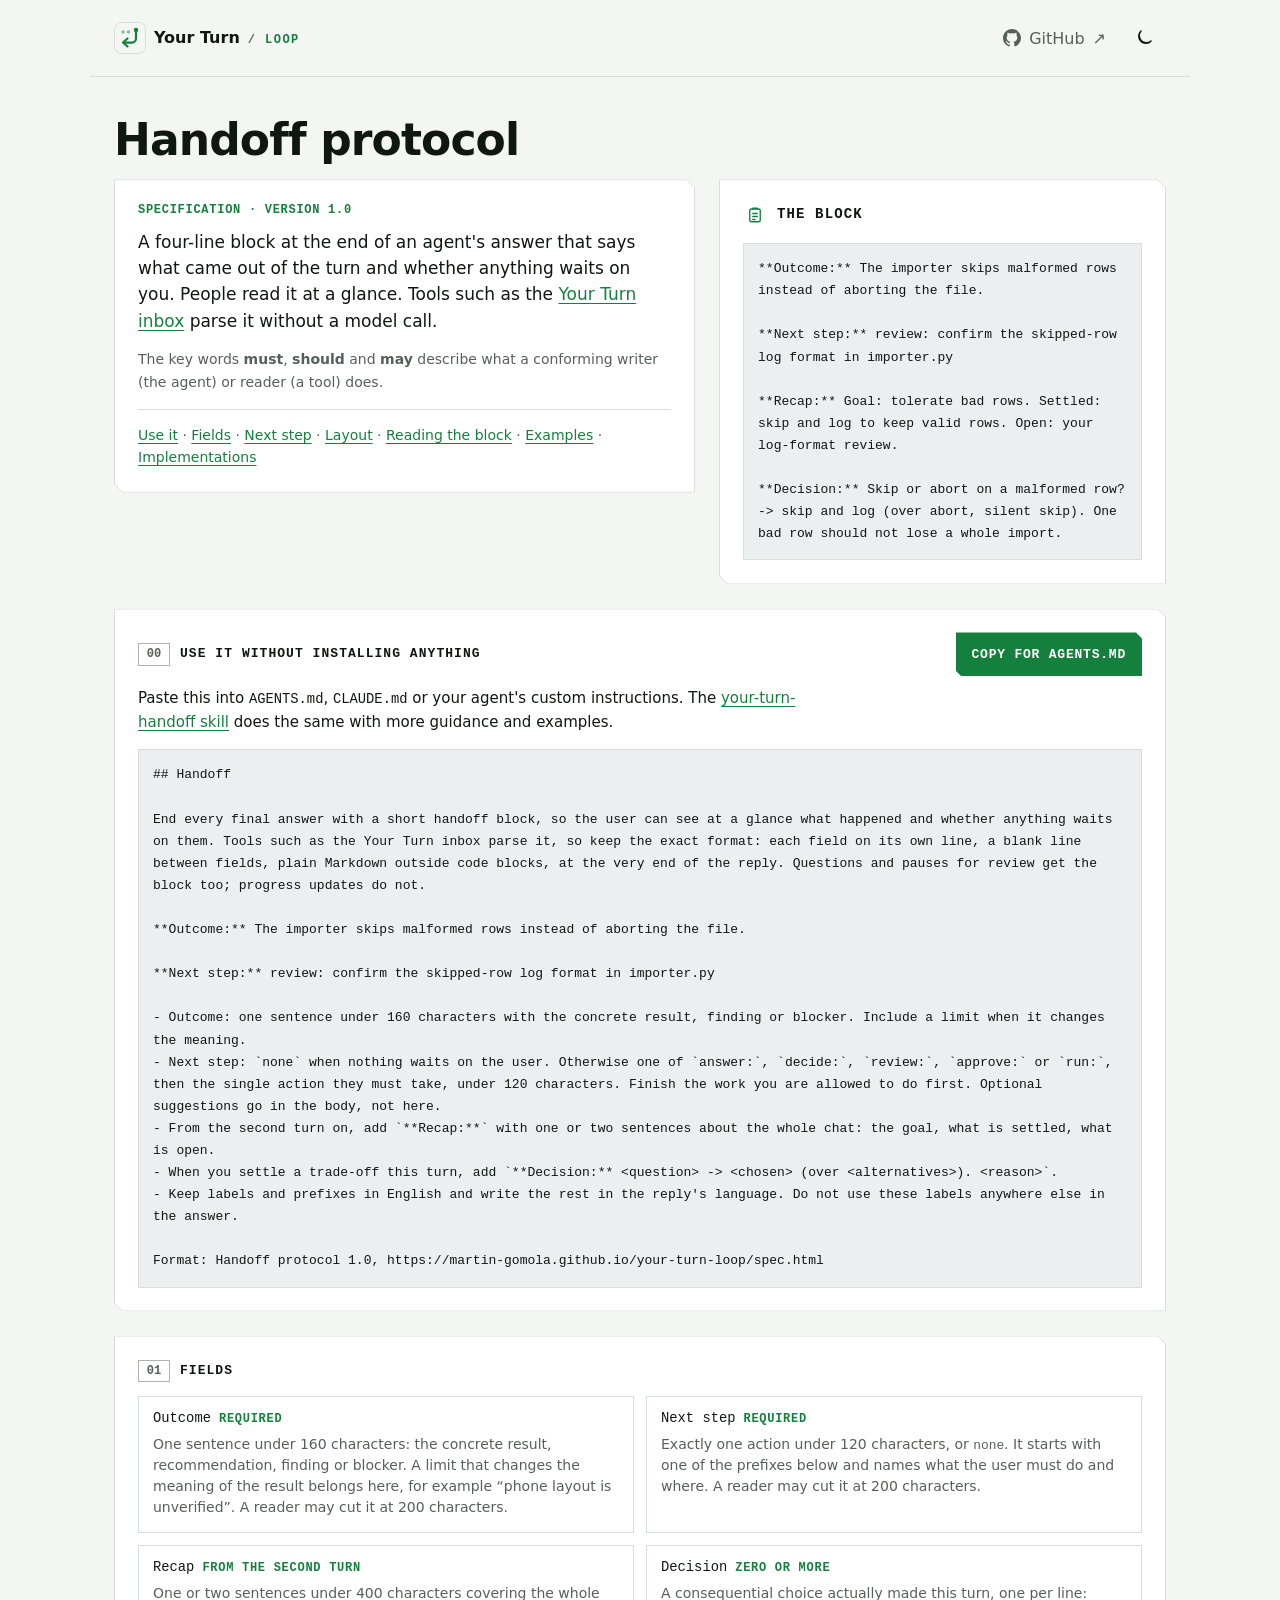
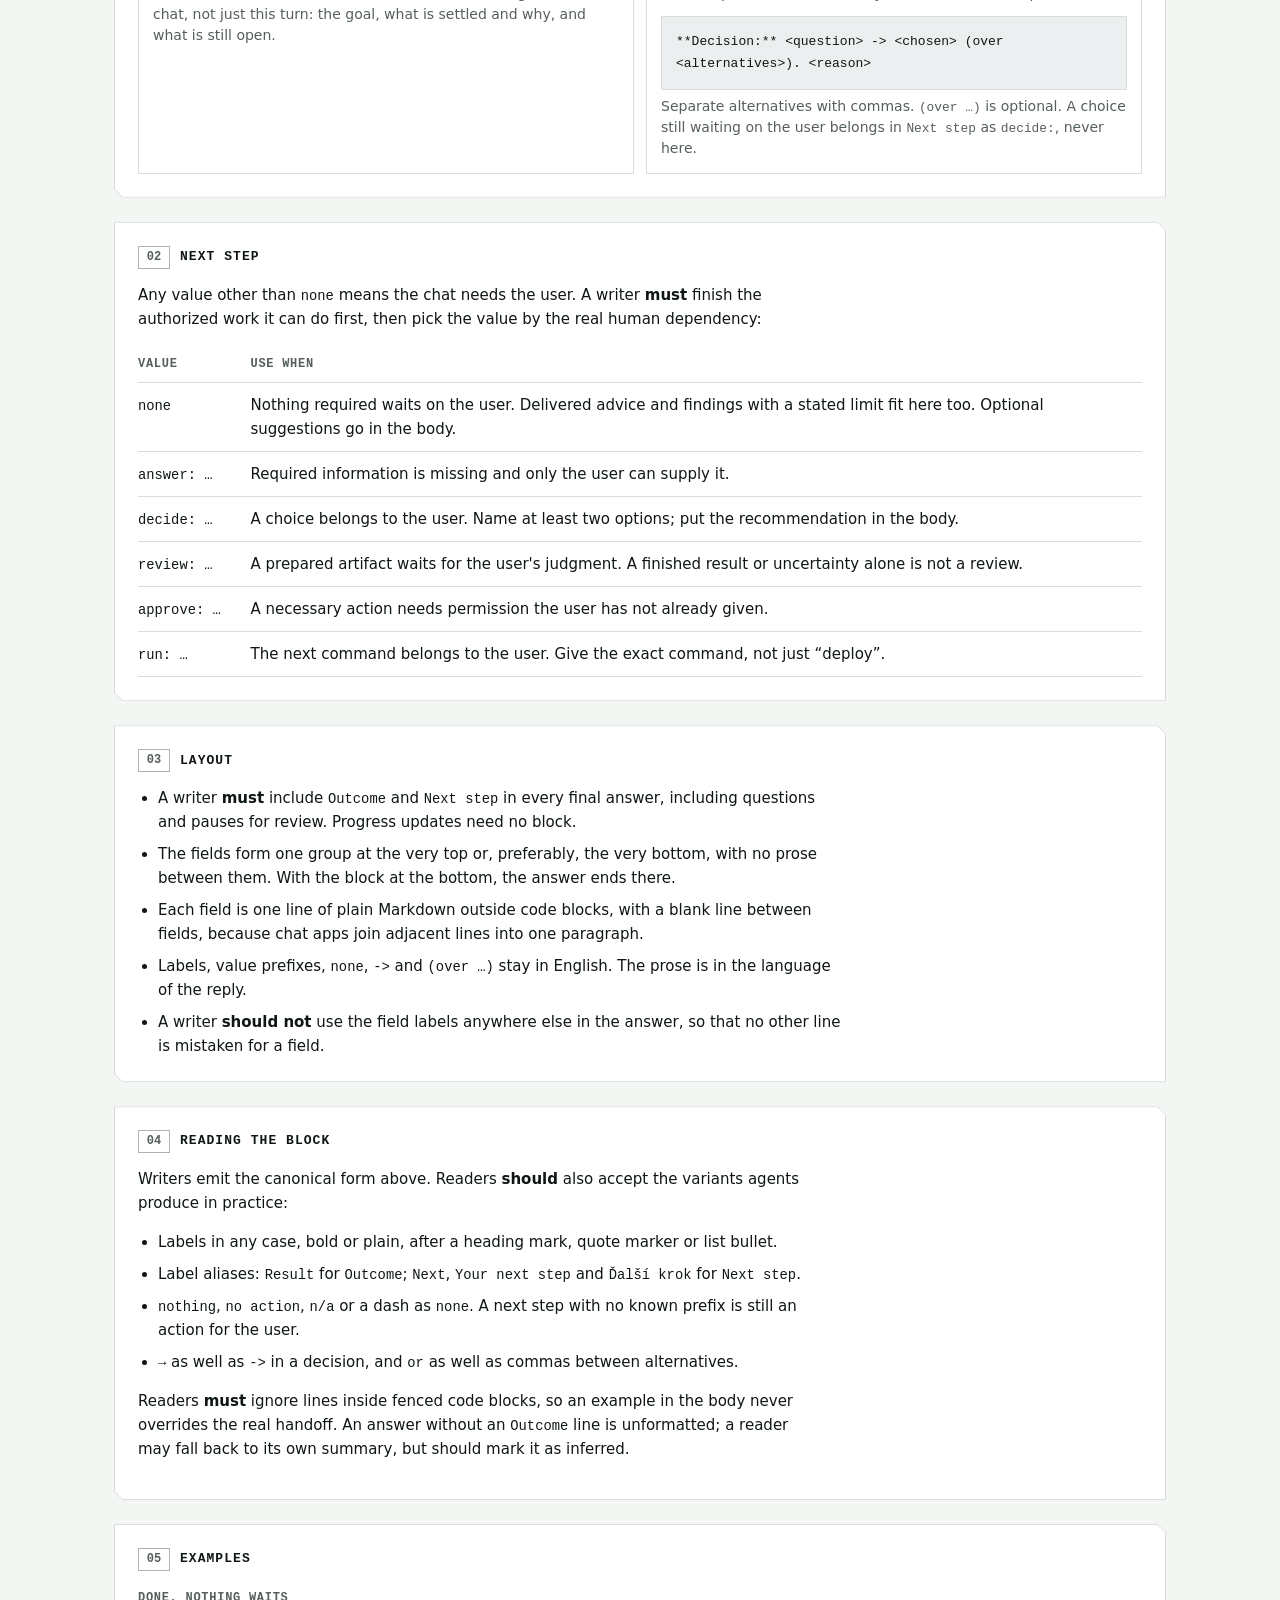
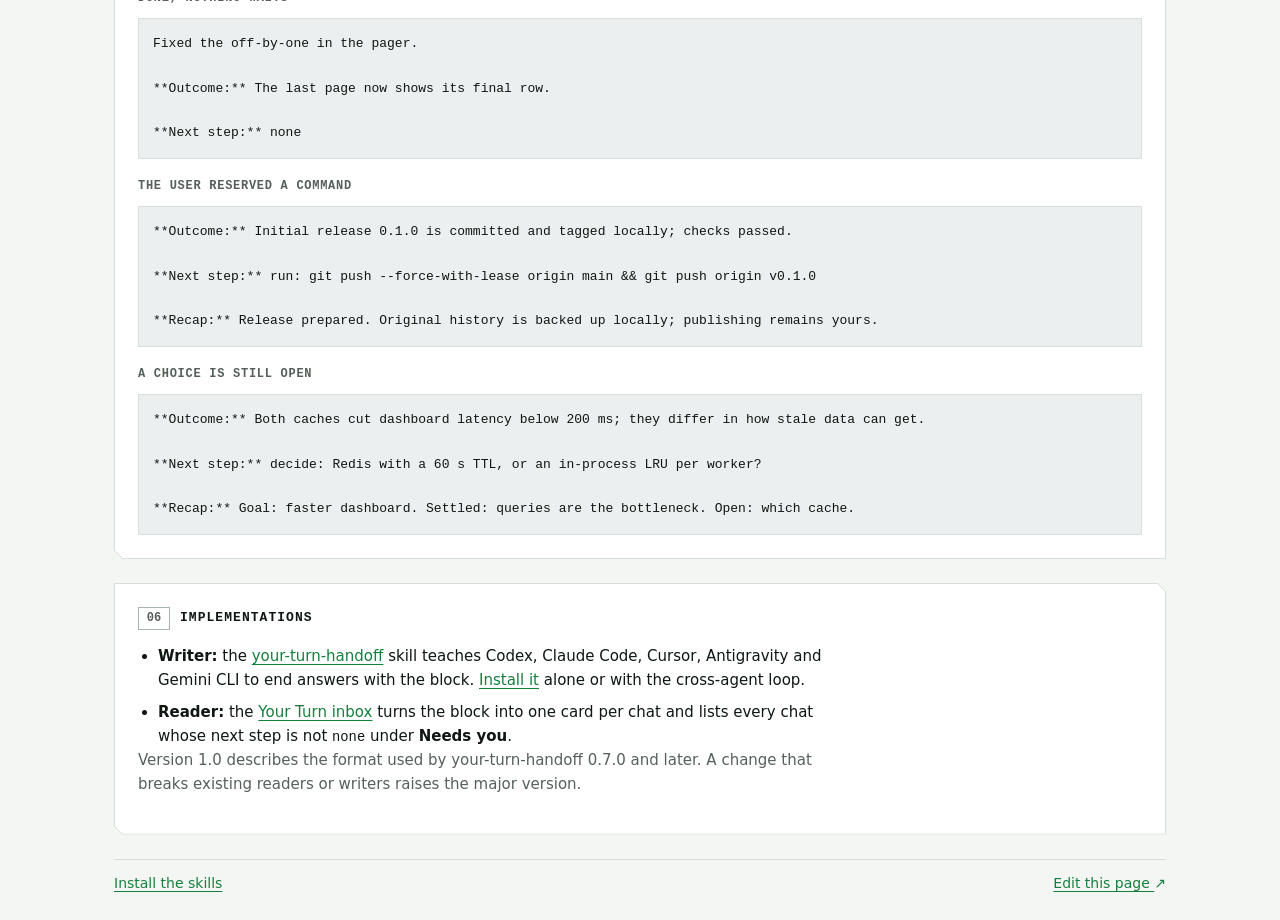
<file: site/spec.html>
<!doctype html>
<html lang="en">
<meta charset="utf-8">
<meta name="viewport" content="width=device-width,initial-scale=1">
<meta name="color-scheme" content="light dark">
<meta name="description" content="The handoff protocol: an Outcome, Next step, Recap and Decision block that ends an AI coding agent's answer, for people and for tools.">
<title>Handoff protocol · Your Turn Loop</title>
<script>try{document.documentElement.dataset.theme=localStorage.getItem('theme')||(matchMedia('(prefers-color-scheme: dark)').matches?'dark':'light')}catch{document.documentElement.dataset.theme='light'}</script>
<link rel="icon" href="icon.svg" type="image/svg+xml">
<link rel="stylesheet" href="style.css?v=telemetry-4">
<script type="module" src="theme.mjs?v=1"></script>
<script type="module" src="spec.mjs?v=1"></script>
<body>
<!-- GitHub mark from Primer Octicons; license in third-party/primer-octicons-MIT.txt. -->
<header>
  <a class="brand" href="https://martin-gomola.github.io/your-turn/" aria-label="Your Turn">
    <svg class="brand-icon" viewBox="0 0 64 64" aria-hidden="true"><rect class="brand-icon__tile" x="1" y="1" width="62" height="62" rx="14"/><g class="brand-icon__queue"><circle cx="18" cy="20" r="3.5"/><circle cx="29" cy="20" r="3.5"/></g><path class="brand-icon__route" d="M44 16v17c0 4.418-3.582 8-8 8H20"/><path class="brand-icon__route" d="m27 33-9 8 9 8"/><circle class="brand-icon__active" cx="44" cy="16" r="4.5"/></svg>
    <span class="brand-name"><span>Your Turn</span><span class="brand-suffix"><span aria-hidden="true">/ </span>Loop</span></span>
  </a>
  <a class="repo" href="https://github.com/martin-gomola/your-turn-loop" aria-label="Your Turn Loop on GitHub"><svg class="github-mark" viewBox="0 0 16 16" aria-hidden="true"><path d="M6.766 11.328c-2.063-.25-3.516-1.734-3.516-3.656 0-.781.281-1.625.75-2.188-.203-.515-.172-1.609.063-2.062.625-.078 1.468.25 1.968.703.594-.187 1.219-.281 1.985-.281.765 0 1.39.094 1.953.265.484-.437 1.344-.765 1.969-.687.218.422.25 1.515.046 2.047.5.593.766 1.39.766 2.203 0 1.922-1.453 3.375-3.547 3.64.531.344.89 1.094.89 1.954v1.625c0 .468.391.734.86.547C13.781 14.359 16 11.53 16 8.03 16 3.61 12.406 0 7.984 0 3.563 0 0 3.61 0 8.031a7.88 7.88 0 0 0 5.172 7.422c.422.156.828-.125.828-.547v-1.25c-.219.094-.5.156-.75.156-1.031 0-1.64-.562-2.078-1.609-.172-.422-.36-.672-.719-.719-.187-.015-.25-.093-.25-.187 0-.188.313-.328.625-.328.453 0 .844.281 1.25.86.313.452.64.655 1.031.655s.641-.14 1-.5c.266-.265.47-.5.657-.656"/></svg><span>GitHub</span><span aria-hidden="true">↗</span></a>
  <button id="theme-toggle" class="theme-toggle" type="button" aria-label="Switch to dark theme" title="Switch to dark theme"><svg aria-hidden="true" viewBox="0 0 24 24"><path d="M20.5 15.5A8.5 8.5 0 0 1 8.5 3.5a8.5 8.5 0 1 0 12 12Z"/></svg></button>
</header>
<main class="spec">
  <h1>Handoff protocol</h1>
  <div class="workspace">
    <section class="hud-panel spec-intro" aria-label="About this specification">
      <p class="flow-kicker">Specification · version 1.0</p>
      <p class="spec-lead">A four-line block at the end of an agent's answer that says what came out of the turn and whether anything waits on you. People read it at a glance. Tools such as the <a href="https://github.com/martin-gomola/your-turn">Your Turn inbox</a> parse it without a model call.</p>
      <p class="spec-note">The key words <strong>must</strong>, <strong>should</strong> and <strong>may</strong> describe what a conforming writer (the agent) or reader (a tool) does.</p>
      <nav class="spec-toc" aria-label="On this page">
    <a href="#use">Use it</a> · <a href="#fields">Fields</a> · <a href="#next-step">Next step</a> · <a href="#layout">Layout</a> · <a href="#reading">Reading the block</a> · <a href="#examples">Examples</a> · <a href="#implementations">Implementations</a>
  </nav>
    </section>
    <section class="hud-panel spec-example" aria-labelledby="example-title">
      <div class="result-title">
        <span class="result-icon" aria-hidden="true"><svg viewBox="0 0 24 24" fill="none" stroke="currentColor" stroke-width="1.8" stroke-linecap="round" stroke-linejoin="round"><rect x="5" y="4" width="14" height="17" rx="2"/><path d="M9 4.5V3h6v1.5M9 10h6M9 14h6M9 18h3"/></svg></span>
        <h2 id="example-title">The block</h2>
      </div>
      <pre tabindex="0" aria-label="Example handoff block">**Outcome:** The importer skips malformed rows instead of aborting the file.

**Next step:** review: confirm the skipped-row log format in importer.py

**Recap:** Goal: tolerate bad rows. Settled: skip and log to keep valid rows. Open: your log-format review.

**Decision:** Skip or abort on a malformed row? -> skip and log (over abort, silent skip). One bad row should not lose a whole import.</pre>
    </section>
  </div>
  <section class="hud-panel spec-section spec-adopt" id="use" aria-labelledby="use-title">
    <div class="result-heading">
      <h2 class="field-label" id="use-title"><span class="field-step" aria-hidden="true">00</span><span>Use it without installing anything</span></h2>
      <button id="copy-snippet" type="button">Copy for AGENTS.md</button>
    </div>
    <p>Paste this into <code>AGENTS.md</code>, <code>CLAUDE.md</code> or your agent's custom instructions. The <a href="./">your-turn-handoff skill</a> does the same with more guidance and examples.</p>
    <pre id="snippet" tabindex="0" aria-label="Handoff instructions for AGENTS.md">## Handoff

End every final answer with a short handoff block, so the user can see at a glance what happened and whether anything waits on them. Tools such as the Your Turn inbox parse it, so keep the exact format: each field on its own line, a blank line between fields, plain Markdown outside code blocks, at the very end of the reply. Questions and pauses for review get the block too; progress updates do not.

**Outcome:** The importer skips malformed rows instead of aborting the file.

**Next step:** review: confirm the skipped-row log format in importer.py

- Outcome: one sentence under 160 characters with the concrete result, finding or blocker. Include a limit when it changes the meaning.
- Next step: `none` when nothing waits on the user. Otherwise one of `answer:`, `decide:`, `review:`, `approve:` or `run:`, then the single action they must take, under 120 characters. Finish the work you are allowed to do first. Optional suggestions go in the body, not here.
- From the second turn on, add `**Recap:**` with one or two sentences about the whole chat: the goal, what is settled, what is open.
- When you settle a trade-off this turn, add `**Decision:** &lt;question&gt; -&gt; &lt;chosen&gt; (over &lt;alternatives&gt;). &lt;reason&gt;`.
- Keep labels and prefixes in English and write the rest in the reply's language. Do not use these labels anywhere else in the answer.

Format: Handoff protocol 1.0, https://martin-gomola.github.io/your-turn-loop/spec.html</pre>
    <p id="copy-status" class="spec-note" role="status" aria-live="polite"></p>
  </section>
  <section class="hud-panel spec-section" id="fields" aria-labelledby="fields-title">
    <h2 class="field-label" id="fields-title"><span class="field-step" aria-hidden="true">01</span><span>Fields</span></h2>
    <div class="spec-fields">
      <article>
        <h3><code>Outcome</code> <span class="spec-badge">required</span></h3>
        <p>One sentence under 160 characters: the concrete result, recommendation, finding or blocker. A limit that changes the meaning of the result belongs here, for example “phone layout is unverified”. A reader may cut it at 200 characters.</p>
      </article>
      <article>
        <h3><code>Next step</code> <span class="spec-badge">required</span></h3>
        <p>Exactly one action under 120 characters, or <code>none</code>. It starts with one of the prefixes below and names what the user must do and where. A reader may cut it at 200 characters.</p>
      </article>
      <article>
        <h3><code>Recap</code> <span class="spec-badge">from the second turn</span></h3>
        <p>One or two sentences under 400 characters covering the whole chat, not just this turn: the goal, what is settled and why, and what is still open.</p>
      </article>
      <article>
        <h3><code>Decision</code> <span class="spec-badge">zero or more</span></h3>
        <p>A consequential choice actually made this turn, one per line:</p>
        <pre>**Decision:** &lt;question&gt; -&gt; &lt;chosen&gt; (over &lt;alternatives&gt;). &lt;reason&gt;</pre>
        <p>Separate alternatives with commas. <code>(over …)</code> is optional. A choice still waiting on the user belongs in <code>Next step</code> as <code>decide:</code>, never here.</p>
      </article>
    </div>
  </section>

  <section class="hud-panel spec-section" id="next-step" aria-labelledby="next-title">
    <h2 class="field-label" id="next-title"><span class="field-step" aria-hidden="true">02</span><span>Next step</span></h2>
    <p>Any value other than <code>none</code> means the chat needs the user. A writer <strong>must</strong> finish the authorized work it can do first, then pick the value by the real human dependency:</p>
    <table class="spec-table">
      <thead><tr><th scope="col">Value</th><th scope="col">Use when</th></tr></thead>
      <tbody>
        <tr><td><code>none</code></td><td>Nothing required waits on the user. Delivered advice and findings with a stated limit fit here too. Optional suggestions go in the body.</td></tr>
        <tr><td><code>answer: …</code></td><td>Required information is missing and only the user can supply it.</td></tr>
        <tr><td><code>decide: …</code></td><td>A choice belongs to the user. Name at least two options; put the recommendation in the body.</td></tr>
        <tr><td><code>review: …</code></td><td>A prepared artifact waits for the user's judgment. A finished result or uncertainty alone is not a review.</td></tr>
        <tr><td><code>approve: …</code></td><td>A necessary action needs permission the user has not already given.</td></tr>
        <tr><td><code>run: …</code></td><td>The next command belongs to the user. Give the exact command, not just “deploy”.</td></tr>
      </tbody>
    </table>
  </section>

  <section class="hud-panel spec-section" id="layout" aria-labelledby="layout-title">
    <h2 class="field-label" id="layout-title"><span class="field-step" aria-hidden="true">03</span><span>Layout</span></h2>
    <ul class="spec-list">
      <li>A writer <strong>must</strong> include <code>Outcome</code> and <code>Next step</code> in every final answer, including questions and pauses for review. Progress updates need no block.</li>
      <li>The fields form one group at the very top or, preferably, the very bottom, with no prose between them. With the block at the bottom, the answer ends there.</li>
      <li>Each field is one line of plain Markdown outside code blocks, with a blank line between fields, because chat apps join adjacent lines into one paragraph.</li>
      <li>Labels, value prefixes, <code>none</code>, <code>-&gt;</code> and <code>(over …)</code> stay in English. The prose is in the language of the reply.</li>
      <li>A writer <strong>should not</strong> use the field labels anywhere else in the answer, so that no other line is mistaken for a field.</li>
    </ul>
  </section>

  <section class="hud-panel spec-section" id="reading" aria-labelledby="reading-title">
    <h2 class="field-label" id="reading-title"><span class="field-step" aria-hidden="true">04</span><span>Reading the block</span></h2>
    <p>Writers emit the canonical form above. Readers <strong>should</strong> also accept the variants agents produce in practice:</p>
    <ul class="spec-list">
      <li>Labels in any case, bold or plain, after a heading mark, quote marker or list bullet.</li>
      <li>Label aliases: <code>Result</code> for <code>Outcome</code>; <code>Next</code>, <code>Your next step</code> and <code>Ďalší krok</code> for <code>Next step</code>.</li>
      <li><code>nothing</code>, <code>no action</code>, <code>n/a</code> or a dash as <code>none</code>. A next step with no known prefix is still an action for the user.</li>
      <li><code>→</code> as well as <code>-&gt;</code> in a decision, and <code>or</code> as well as commas between alternatives.</li>
    </ul>
    <p>Readers <strong>must</strong> ignore lines inside fenced code blocks, so an example in the body never overrides the real handoff. An answer without an <code>Outcome</code> line is unformatted; a reader may fall back to its own summary, but should mark it as inferred.</p>
  </section>

  <section class="hud-panel spec-section" id="examples" aria-labelledby="examples-title">
    <h2 class="field-label" id="examples-title"><span class="field-step" aria-hidden="true">05</span><span>Examples</span></h2>
    <h3 class="detail-label">Done, nothing waits</h3>
    <pre>Fixed the off-by-one in the pager.

**Outcome:** The last page now shows its final row.

**Next step:** none</pre>
    <h3 class="detail-label">The user reserved a command</h3>
    <pre>**Outcome:** Initial release 0.1.0 is committed and tagged locally; checks passed.

**Next step:** run: git push --force-with-lease origin main &amp;&amp; git push origin v0.1.0

**Recap:** Release prepared. Original history is backed up locally; publishing remains yours.</pre>
    <h3 class="detail-label">A choice is still open</h3>
    <pre>**Outcome:** Both caches cut dashboard latency below 200 ms; they differ in how stale data can get.

**Next step:** decide: Redis with a 60 s TTL, or an in-process LRU per worker?

**Recap:** Goal: faster dashboard. Settled: queries are the bottleneck. Open: which cache.</pre>
  </section>

  <section class="hud-panel spec-section" id="implementations" aria-labelledby="impl-title">
    <h2 class="field-label" id="impl-title"><span class="field-step" aria-hidden="true">06</span><span>Implementations</span></h2>
    <ul class="spec-list">
      <li><strong>Writer:</strong> the <a href="https://github.com/martin-gomola/your-turn-loop/blob/main/skills/your-turn-handoff/SKILL.md">your-turn-handoff</a> skill teaches Codex, Claude Code, Cursor, Antigravity and Gemini CLI to end answers with the block. <a href="./">Install it</a> alone or with the cross-agent loop.</li>
      <li><strong>Reader:</strong> the <a href="https://github.com/martin-gomola/your-turn">Your Turn inbox</a> turns the block into one card per chat and lists every chat whose next step is not <code>none</code> under <strong>Needs you</strong>.</li>
    </ul>
    <p class="spec-note">Version 1.0 describes the format used by your-turn-handoff 0.7.0 and later. A change that breaks existing readers or writers raises the major version.</p>
  </section>
  <footer class="app-footer spec-footer"><a href="./">Install the skills</a><a href="https://github.com/martin-gomola/your-turn-loop/blob/main/site/spec.html">Edit this page <span aria-hidden="true">↗</span></a></footer>
</main>
</body></html>
</file>
<file: site/style.css>
/* Header, HUD bezel and label voice follow martin-gomola/your-turn site/style.css. The telemetry
   palette, pipeline and terminal install panel are this site's own. */
:root {
  color-scheme: light;
  font-family: -apple-system, BlinkMacSystemFont, "Segoe UI", system-ui, sans-serif;
  color: var(--ink);
  background: var(--page);
  --page: #f4f6f4;
  --surface: #ffffff;
  --fill: #eceff0;
  --ink: #0f1712;
  --muted: #56605a;
  --line: #d8ded9;
  --line-strong: #aab5ad;
  --control-line: #818b98;
  --accent: #15803d;
  --accent-tint: rgba(22, 163, 74, .07);
  --glow: rgba(22, 163, 74, .3);
  --action-fill: #15803d;
  --action-hover: #166534;
  --on-action: #ffffff;
  --grid-dot: rgba(15, 23, 18, .13);
  /* The install panel is a terminal in both themes. */
  --term-bg: #0c110e;
  --term-bar: #121915;
  --term-surface: #141c17;
  --term-line: #26332c;
  --term-ink: #dbe5de;
  --term-muted: #7b8a81;
  --term-green: #4ade80;
  --term-cyan: #67e8f9;
  --term-amber: #fcd34d;
  --term-violet: #c4b5fd;
  --mono: ui-monospace, "SF Mono", Menlo, Consolas, monospace;
  --ease: cubic-bezier(.2, .7, .2, 1);
  /* The Deck's HUD frame: top-right and bottom-left corners chamfered. A clip-path also cuts a CSS
     border, so the 1px line is an even-odd ring drawn on ::before. */
  --hud-shape: polygon(0 0, calc(100% - 8px) 0, 100% 8px, 100% 100%, 8px 100%, 0 calc(100% - 8px));
  --hud-ring: polygon(evenodd,
    0 0, calc(100% - 8px) 0, 100% 8px, 100% 100%, 8px 100%, 0 calc(100% - 8px), 0 0,
    1px 1px, calc(100% - 8.41px) 1px, calc(100% - 1px) 8.41px, calc(100% - 1px) calc(100% - 1px),
    8.41px calc(100% - 1px), 1px calc(100% - 8.41px), 1px 1px);
  --hud-cut: polygon(0 0, calc(100% - 6px) 0, 100% 6px, 100% 100%, 6px 100%, 0 calc(100% - 6px));
}
:root[data-theme="dark"] {
  color-scheme: dark;
  --page: #0a0d0c; --surface: #111614; --fill: #172019;
  --ink: #e3eae5; --muted: #919d96; --line: #222b27; --line-strong: #3b4a43; --control-line: #858585;
  --accent: #22c55e; --accent-tint: rgba(34, 197, 94, .08); --glow: rgba(34, 197, 94, .5);
  --action-fill: #22c55e; --action-hover: #4ade80; --on-action: #03140a;
  --grid-dot: rgba(170, 220, 195, .1);
  --term-bg: #070a09; --term-bar: #0d1310; --term-surface: #0f1512; --term-line: #20302a;
}

* { box-sizing: border-box; }
body { margin: 0; background: var(--page); }
header, main { max-width: 1100px; margin: auto; padding-inline: 24px; }
header { display: flex; align-items: center; gap: 16px; padding-block: 16px; border-bottom: 1px solid var(--line); }
header a { display: inline-flex; align-items: center; gap: 8px; color: var(--ink); font-weight: 700; text-decoration: none; }
header .repo { margin-left: auto; font-weight: 400; color: var(--muted); }
header .repo:hover { color: var(--ink); }
.github-mark { width: 18px; height: 18px; flex: none; fill: currentColor; }
.brand-icon { width: 32px; height: 32px; flex: none; }
.brand-icon__tile { fill: var(--page); stroke: var(--line); stroke-width: 2; }
.brand-icon__queue { fill: var(--accent); opacity: .48; }
.brand-icon__route { fill: none; stroke: var(--accent); stroke-width: 4.5; stroke-linecap: round; stroke-linejoin: round; }
.brand-icon__active { fill: var(--accent); }
:root[data-theme="dark"] .brand-icon__queue { fill: var(--ink); opacity: .55; }
:root[data-theme="dark"] .brand-icon__route { stroke: var(--ink); }
/* The Deck's brand line (.deck-brand in your-turn app.css): name and mode share a baseline, a muted slash between. */
.brand-name { display: inline-flex; align-items: baseline; gap: 8px; white-space: nowrap; }
.brand-suffix { color: var(--accent); font: 600 12px/1.4 var(--mono); letter-spacing: .12em; text-transform: uppercase; }
.brand .brand-suffix > span { display: inline; color: var(--muted); }
a { color: var(--accent); text-underline-offset: 3px; text-decoration-thickness: 1px; }
/* Inline links nudge their arrow in the direction it points. */
a span[aria-hidden] { display: inline-block; transition: transform .18s var(--ease); }
a:hover span[aria-hidden] { transform: translateX(3px); }
code { font: .92em var(--mono); }
main { padding-block: 40px 24px; }
h1 { margin: 0 0 16px; font-size: clamp(30px, 4.4vw, 44px); line-height: 1.05; letter-spacing: -.02em; }
.companion { max-width: 64ch; margin: 0 0 16px; color: var(--muted); font-size: 17px; line-height: 1.5; }
.companion a { font-weight: 600; }
.trust { display: flex; flex-wrap: wrap; gap: 8px; margin: 0 0 24px; padding: 0; list-style: none; }
.trust li { display: inline-flex; align-items: center; gap: 8px; padding: 4px 8px; border: 1px solid var(--line-strong); background: var(--surface); color: var(--ink); font: 600 11px/1.5 var(--mono); letter-spacing: .08em; text-transform: uppercase; }
.trust li::before { content: ""; width: 6px; height: 6px; background: var(--accent); box-shadow: 0 0 6px var(--glow); }
.workspace { display: grid; grid-template-columns: minmax(0, 1fr); align-items: start; gap: 24px; }

/* Panels wear the Deck bezel instead of rounded boxes. */
.hud-panel { --hud-frame: var(--line); position: relative; min-width: 0; margin: 0; padding: 24px; border: 0; background: var(--surface); clip-path: var(--hud-shape); }
.hud-panel::before { content: ""; position: absolute; inset: 0; z-index: 2; background: var(--hud-frame); pointer-events: none; clip-path: var(--hud-ring); transition: background-color .25s; }
.result { display: flex; flex-direction: column; }
.result[data-state="ready"] { --hud-frame: var(--accent); }
.result-heading { display: flex; flex-wrap: wrap; align-items: center; justify-content: space-between; gap: 12px; }
.result-title { display: flex; align-items: center; gap: 10px; min-width: 0; }
.result-icon { display: grid; place-items: center; flex: none; width: 24px; height: 24px; color: var(--accent); }
.result-icon svg { width: 18px; height: 18px; }
/* Headings in the Deck's label voice: monospace caps. */
.result-title h2, .panel-title, .term-bar h2 { margin: 0; color: var(--ink); font: 700 14px/1.4 var(--mono); letter-spacing: .08em; text-transform: uppercase; }
.result-summary, .flow-kicker, .spec-badge, .detail-label { margin: 0; color: var(--accent); font: 600 12px/1.3 var(--mono); letter-spacing: .06em; text-transform: uppercase; }
.detail-label { display: block; color: var(--muted); }
#status { margin: 0; color: var(--accent); font-size: 14px; line-height: 1.5; }

/* Install terminal: dark in both themes, so the command reads as something you run. */
.terminal { --hud-frame: var(--term-line); padding: 0; background: var(--term-bg); color: var(--term-ink); }
.terminal[data-state="ready"] { --hud-frame: var(--term-green); }
.term-bar { display: flex; align-items: center; gap: 12px; padding: 12px 16px; border-bottom: 1px solid var(--term-line); background: var(--term-bar); }
.term-bar h2 { color: var(--term-ink); }
.term-dots { display: flex; gap: 6px; }
.term-dots i { width: 8px; height: 8px; background: var(--term-line); transition: background-color .25s; }
.terminal[data-state="ready"] .term-dots i:first-child { background: var(--term-green); box-shadow: 0 0 8px rgba(74, 222, 128, .6); }
.term-path { margin-left: auto; color: var(--term-muted); font: 12px/1 var(--mono); }
.term-body { display: grid; gap: 12px; padding: 16px 16px 20px; }
.term-badges { display: flex; flex-wrap: wrap; gap: 6px; margin: 0; }
.term-badges span { padding: 2px 8px; border: 1px solid var(--term-line); color: var(--term-muted); font: 600 11px/1.6 var(--mono); font-variant-numeric: tabular-nums; letter-spacing: .06em; text-transform: uppercase; transition: color .2s, border-color .2s, background-color .2s; }
.term-badges span[data-on] { border-color: rgba(74, 222, 128, .45); background: rgba(74, 222, 128, .07); color: var(--term-green); }
.terminal pre { max-width: 100%; margin: 0; padding: 14px; overflow-wrap: anywhere; border: 1px solid var(--term-line); background: var(--term-surface); color: var(--term-ink); font: 13px/1.7 var(--mono); white-space: pre-wrap; }
#commands::before, #preview::before { content: "$ "; color: var(--term-muted); }
#preview { color: var(--term-muted); }
#preview span:not(.tok-ph, .cursor) { opacity: .75; }
.tok-env, .tok-cont { color: var(--term-muted); }
.tok-cmd { color: var(--term-ink); font-weight: 700; }
.tok-repo { color: var(--term-violet); }
.tok-flag { color: var(--term-amber); }
.tok-skill { color: var(--term-green); }
.tok-agent { color: var(--term-cyan); }
.tok-ph { color: var(--term-muted); border-bottom: 1px dashed currentColor; }
.cursor { display: inline-block; width: .6em; height: 1.15em; margin-left: 4px; vertical-align: text-bottom; background: var(--term-green); animation: blink 1.1s steps(1) infinite; }
@keyframes blink { 50% { opacity: 0; } }
#where { margin: 0; color: var(--term-muted); font: 13px/1.6 var(--mono); }
#where::before { content: "# "; }
.term-actions { display: flex; flex-wrap: wrap; align-items: center; gap: 12px; }
.terminal #status { color: var(--term-green); font: 13px/1.5 var(--mono); }
/* min-width fits "✓ Copied to clipboard", so the label swap never resizes the button. */
.terminal #copy { min-width: 28ch; background: var(--term-green); color: #03140a; }
.terminal #copy:hover:enabled { background: #86efac; }
.terminal #copy[data-copied] { background: #86efac; animation: copied .6s var(--ease); }
@keyframes copied { from { background: #ecfdf5; } }
#commands::after { content: ""; display: inline-block; width: .6em; height: 1.15em; margin-left: 4px; vertical-align: text-bottom; background: var(--term-green); animation: blink 1.1s steps(1) infinite; }
/* Dark mode: lift the terminal off the near-black page with a faint emerald frame. */
:root[data-theme="dark"] .terminal:not([data-state="ready"]) { --hud-frame: rgba(74, 222, 128, .28); }
:root[data-theme="dark"] .terminal { --term-bg: #0b100d; }
.terminal #copy:disabled { background: var(--term-surface); color: var(--term-muted); }
button.term-pill { justify-self: start; min-height: 32px; padding: 4px 12px; background: rgba(74, 222, 128, .1); color: var(--term-green); box-shadow: inset 0 0 0 1px rgba(74, 222, 128, .45); font-size: 12px; }
button.term-pill::before { content: "▸ "; }
button.term-pill:hover:enabled { background: rgba(74, 222, 128, .2); }
.terminal .field-help { margin: 0; color: var(--term-muted); }
.terminal a { color: var(--term-green); }
.terminal :focus-visible { outline-color: var(--term-green); }
.terminal .example-block { margin-top: 12px; border-top-color: var(--term-line); }
.terminal .example-block summary { color: var(--term-ink); }
#examples pre { margin-top: 12px; }

/* Setup choices */
fieldset { min-width: 0; margin: 0; padding: 0; border: 0; }
.field-group + .field-group { margin-top: 24px; border-top: 1px solid var(--line); padding-top: 24px; }
.field-label { display: grid; grid-template-columns: 32px minmax(0, 1fr); align-items: center; gap: 10px; float: left; width: 100%; margin: 0 0 12px; padding: 0; color: var(--ink); font: 700 13px/1.4 var(--mono); letter-spacing: .08em; text-transform: uppercase; }
.field-label code { text-transform: none; letter-spacing: 0; }
.field-step { display: inline-grid; place-items: center; min-width: 28px; padding: 2px 4px; border: 1px solid var(--line-strong); color: var(--muted); font: 600 12px/1.4 var(--mono); font-variant-numeric: tabular-nums; letter-spacing: 0; transition: color .2s, border-color .2s; }
.field-group:has(:checked) .field-label .field-step { border-color: var(--accent); color: var(--accent); }
.field-help { clear: both; margin: 0 0 12px; color: var(--muted); font-size: 14px; line-height: 1.55; }
.skill-options, .agent-options { clear: both; display: grid; gap: 8px; }
.skill-options label, .agent-options label { display: flex; align-items: flex-start; gap: 12px; min-height: 48px; padding: 12px; border: 1px solid var(--line); border-radius: 0; background: var(--surface); cursor: pointer; font-size: 15px; transition: border-color .15s, background-color .15s, box-shadow .15s; }
.agent-options label { align-items: center; }
.skill-options label:hover, .agent-options label:hover { border-color: var(--line-strong); background: var(--fill); }
.skill-options label:has(:checked), .agent-options label:has(:checked) { border-color: var(--accent); background: var(--accent-tint); box-shadow: inset 3px 0 0 var(--accent); }
.skill-options label:focus-within, .agent-options label:focus-within { outline: 2px solid var(--accent); outline-offset: 2px; }
.skill-options input, .agent-options input { flex: none; width: 18px; height: 18px; margin: 1px 0 0; accent-color: var(--accent); cursor: inherit; }
.agent-options input { margin: 0; }
.skill-options strong { display: block; font: 600 14px/1.4 var(--mono); overflow-wrap: anywhere; }
.skill-options small, .scope-options small { display: block; margin-top: 4px; color: var(--muted); font-size: 14px; line-height: 1.45; }
.agent-logo { display: block; flex: none; width: 16px; height: 16px; object-fit: contain; }
:root[data-theme="dark"] .agent-logo { filter: invert(1); }
.related { display: block; margin: 24px 0 0; padding-top: 16px; border-top: 1px solid var(--line); font-size: 14px; line-height: 1.5; }
.example-block { margin-top: 20px; padding-top: 16px; border-top: 1px solid var(--line); }
.example-steps { margin: 16px 0 14px; padding-left: 22px; font-size: 15px; line-height: 1.5; }
.example-steps li + li { margin-top: 6px; }
.example-steps code { font-weight: 600; overflow-wrap: anywhere; }
.example-block summary { cursor: pointer; color: var(--ink); font: 700 13px/1.4 var(--mono); letter-spacing: .08em; text-transform: uppercase; }

/* Primary actions are solid blocks with the HUD chamfer (no border, so nothing for the clip to cut). */
button { min-height: 44px; padding: 8px 16px; border: 0; border-radius: 0; background: var(--action-fill); color: var(--on-action); font: 700 13px/1.2 var(--mono); letter-spacing: .06em; text-transform: uppercase; cursor: pointer; clip-path: var(--hud-cut); transition: background-color .15s, color .15s, box-shadow .15s, transform .1s; }
button:hover:enabled { background: var(--action-hover); }
button:active:enabled { transform: translateY(1px); }
button:disabled { background: var(--fill); color: var(--muted); cursor: not-allowed; }
.button-secondary { background: var(--fill); color: var(--accent); }
button.button-secondary:hover:enabled { background: var(--line); }
#flow-select[aria-pressed="true"] { background: var(--accent-tint); color: var(--accent); box-shadow: inset 0 0 0 1px var(--accent); }
#flow-select[aria-pressed="true"]::before { content: "✓ "; }
button.theme-toggle { display: grid; place-items: center; width: 44px; height: 44px; padding: 0; border: 0; background: transparent; color: var(--ink); clip-path: none; }
button.theme-toggle:hover:enabled { background: var(--fill); }
.theme-toggle svg { width: 20px; height: 20px; fill: none; stroke: currentColor; stroke-width: 1.7; stroke-linecap: round; stroke-linejoin: round; }
button:focus-visible, pre:focus-visible, a:focus-visible, summary:focus-visible { outline: 2px solid var(--accent); outline-offset: 2px; }
pre { max-width: 100%; margin: 12px 0 0; padding: 14px; overflow-wrap: anywhere; border: 1px solid var(--line); border-radius: 0; background: var(--fill); color: var(--ink); font: 13px/1.7 var(--mono); white-space: pre-wrap; }
.app-footer { display: flex; flex-wrap: wrap; justify-content: flex-end; gap: 20px; margin-top: 24px; padding-top: 12px; border-top: 1px solid var(--line); font-size: 14px; }
[hidden] { display: none !important; }

/* Cross-agent loop: the pipeline is a circuit the skill checkboxes arm. */
.flow { margin-bottom: 24px; }
.flow-art { display: block; width: calc(100% + 48px); height: auto; margin: -24px -24px 24px; border-bottom: 1px solid var(--line); }
.flow-art-dark, :root[data-theme="dark"] .flow-art-light { display: none; }
:root[data-theme="dark"] .flow-art-dark { display: block; }
.flow-heading { display: flex; flex-wrap: wrap; align-items: flex-end; justify-content: space-between; gap: 16px 24px; }
.flow h2 { margin: 8px 0; font-size: 26px; line-height: 1.15; letter-spacing: -.015em; }
#flow-description { max-width: 60ch; margin: 0; color: var(--muted); font-size: 15px; line-height: 1.5; }
.flow-cta { display: flex; flex-wrap: wrap; align-items: center; gap: 16px; }
.armed-meter { display: grid; gap: 6px; min-width: 112px; color: var(--muted); font: 600 11px/1.3 var(--mono); font-variant-numeric: tabular-nums; letter-spacing: .08em; text-transform: uppercase; }
.armed-meter::after { content: ""; height: 4px; background: linear-gradient(var(--accent), var(--accent)) 0 0 / calc(var(--p, 0) * 100%) 100% no-repeat, var(--line); transition: background-size .3s var(--ease); }
.flow[data-loop="closed"] .armed-meter { color: var(--accent); }
.flow-pipeline { margin-top: 24px; padding: 16px; border: 1px solid var(--line); background: radial-gradient(var(--grid-dot) 1px, transparent 1.5px) 0 0 / 16px 16px, var(--page); }
.flow-steps { display: grid; gap: 12px; margin: 0; padding: 0; list-style: none; }
.flow-steps li { position: relative; display: grid; align-content: start; gap: 4px; padding: 12px; border: 1px solid var(--line-strong); background: var(--surface); transition: border-color .25s, box-shadow .25s; }
.flow-steps li[data-state="armed"] { border-color: var(--accent); box-shadow: 0 0 18px -8px var(--glow); }
.step-head { display: flex; align-items: center; justify-content: space-between; gap: 8px; margin-bottom: 4px; }
.flow-steps li[data-state="armed"] .field-step { border-color: var(--accent); color: var(--accent); }
.step-state { display: inline-flex; align-items: center; gap: 6px; color: var(--muted); font: 600 11px/1.3 var(--mono); letter-spacing: .08em; text-transform: uppercase; }
.step-state::before { content: ""; width: 6px; height: 6px; background: var(--line-strong); transition: background-color .2s, box-shadow .2s; }
li[data-state="partial"] .step-state { color: var(--ink); }
li[data-state="partial"] .step-state::before { background: var(--accent); opacity: .5; }
li[data-state="armed"] .step-state { color: var(--accent); }
li[data-state="armed"] .step-state::before { background: var(--accent); box-shadow: 0 0 8px var(--glow); }
.flow-steps strong { font: 700 13px/1.4 var(--mono); letter-spacing: .08em; text-transform: uppercase; }
.flow-steps small { color: var(--muted); font-size: 14px; line-height: 1.5; }
.flow-chips { display: flex; flex-wrap: wrap; gap: 6px; margin-top: 8px; }
button.flow-chip { display: inline-flex; align-items: center; gap: 6px; min-height: 28px; padding: 2px 8px; background: var(--surface); color: var(--ink); box-shadow: inset 0 0 0 1px var(--line-strong); font: 13px/1.5 var(--mono); letter-spacing: 0; text-transform: none; clip-path: none; }
button.flow-chip::before { content: ""; width: 6px; height: 6px; background: var(--line-strong); transition: background-color .2s, box-shadow .2s; }
button.flow-chip:hover:enabled { background: var(--fill); box-shadow: inset 0 0 0 1px var(--accent); }
button.flow-chip[aria-pressed="true"] { background: var(--accent-tint); box-shadow: inset 0 0 0 1px var(--accent), 0 0 10px -3px var(--glow); }
button.flow-chip[aria-pressed="true"]::before { background: var(--accent); box-shadow: 0 0 6px var(--glow); }
.flow-return { display: none; position: relative; height: 24px; margin: 0 calc((100% - 36px) / 8); border: 1px dashed var(--line-strong); border-top: 0; transition: border-color .25s; }
.flow-return::before { content: ""; position: absolute; top: 0; left: -5px; border-inline: 4.5px solid transparent; border-bottom: 6px solid var(--line-strong); }
.flow-return span { position: absolute; bottom: 0; left: 50%; padding: 0 8px; transform: translate(-50%, 50%); background: var(--page); color: var(--muted); font: 600 11px/1.4 var(--mono); letter-spacing: .08em; text-transform: uppercase; white-space: nowrap; }
.flow[data-loop="closed"] .flow-return { border-style: solid; border-color: var(--accent); filter: drop-shadow(0 0 4px var(--glow)); }
.flow[data-loop="closed"] .flow-return::before { border-bottom-color: var(--accent); }
.flow[data-loop="closed"] .flow-return span { color: var(--accent); }
.flow-loop { margin: 16px 0 0; color: var(--muted); font-size: 14px; line-height: 1.5; }
.flow-loop span { color: var(--accent); font-weight: 700; }
.flow-spec { display: inline-block; margin-top: 8px; font-size: 14px; }

/* Handoff protocol spec */
.spec { color: var(--ink); line-height: 1.6; }
.spec-section { margin-top: 24px; scroll-margin-top: 16px; }
.spec-section > .field-label { float: none; margin-bottom: 14px; }
.spec-section p, .spec-section li { max-width: 72ch; font-size: 15px; }
.spec-section > p:first-of-type { margin-top: 0; }
.spec-intro .spec-lead { margin: 10px 0 0; font-size: 17px; line-height: 1.55; }
.spec-example pre { margin-top: 16px; }
.spec-toc { margin-top: 16px; padding-top: 14px; border-top: 1px solid var(--line); color: var(--muted); font-size: 14px; }
.spec-note { color: var(--muted); font-size: 14px; }
.spec code { overflow-wrap: anywhere; }
.spec-fields { display: grid; gap: 12px; }
.spec-fields article { padding: 14px; border: 1px solid var(--line); }
.spec-fields h3 { display: flex; flex-wrap: wrap; align-items: baseline; gap: 8px; margin: 0 0 4px; font-size: 15px; }
.spec-fields p { margin: 6px 0 0; color: var(--muted); font-size: 14px; line-height: 1.5; }
.spec .detail-label { margin: 20px 0 0; }
.spec .detail-label + pre { margin-top: 8px; }
.spec-table { width: 100%; border-collapse: collapse; font-size: 15px; }
.spec-table th, .spec-table td { padding: 10px 12px 10px 0; border-bottom: 1px solid var(--line); text-align: left; vertical-align: top; }
.spec-table th { color: var(--muted); font: 700 12px/1.4 var(--mono); letter-spacing: .06em; text-transform: uppercase; }
.spec-table td:first-child { width: 7.5em; white-space: nowrap; }
.spec-table td:first-child code { overflow-wrap: normal; }
.spec-list { margin: 0; padding-left: 20px; }
.spec-list li + li { margin-top: 8px; }
.spec-footer { justify-content: space-between; }
.spec-adopt .result-heading { margin-bottom: 10px; }
.spec-adopt .result-heading .field-label { float: none; width: auto; margin: 0; }
#copy-status:empty { margin: 0; }

/* DeeTee: a collectible companion on a pixel grid. */
.pet-section { display: flex; align-items: center; gap: 32px; margin-top: 24px; }
.pet-frame { display: grid; place-items: center; flex: none; width: 184px; height: 192px; border: 1px solid var(--line); background: linear-gradient(var(--grid-dot) 1px, transparent 1px) 0 0 / 8px 8px, linear-gradient(90deg, var(--grid-dot) 1px, transparent 1px) 0 0 / 8px 8px, var(--page); }
.pet-preview { width: 144px; height: 156px; object-fit: contain; image-rendering: pixelated; }
.pet-head { display: flex; flex-wrap: wrap; align-items: center; gap: 12px; }
.pet-tag { padding: 2px 8px; border: 1px solid var(--accent); background: var(--accent-tint); color: var(--accent); font: 600 11px/1.6 var(--mono); letter-spacing: .08em; text-transform: uppercase; }
.pet-section .panel-title { padding: 0; }
.pet-section h2 { margin: 8px 0; font-size: 28px; line-height: 1.1; letter-spacing: -.015em; }
.pet-section p { max-width: 60ch; line-height: 1.5; }
.pet-actions { display: flex; flex-wrap: wrap; align-items: center; gap: 16px; }
.button-install { display: inline-flex; align-items: center; min-height: 44px; padding: 10px 16px; background: var(--action-fill); color: var(--on-action); font: 700 13px/1.2 var(--mono); letter-spacing: .06em; text-transform: uppercase; text-decoration: none; clip-path: var(--hud-cut); transition: background-color .15s; }
.button-install:hover { background: var(--action-hover); }
.pet-section .pet-help { color: var(--muted); font-size: 14px; }

@media (min-width: 768px) {
  .skill-options { grid-template-columns: repeat(2, minmax(0, 1fr)); }
  .flow-steps { grid-template-columns: repeat(2, minmax(0, 1fr)); }
  .spec-fields { grid-template-columns: repeat(2, minmax(0, 1fr)); }
}
@media (max-width: 767px) {
  header, main { padding-inline: 16px; }
  main { padding-block: 24px 20px; }
  .hud-panel { padding: 16px; }
  .terminal { padding: 0; }
  .flow-art { width: calc(100% + 32px); margin: -16px -16px 16px; }
  .flow-pipeline { padding: 12px; }
  .pet-section { flex-direction: column; align-items: flex-start; gap: 16px; }
  header .repo span:not([aria-hidden]) { display: none; }
  .terminal #copy { flex: 1 1 100%; }
  /* Stacked stages read top to bottom, so the wire turns into a down arrow in the gap. */
  .flow-steps { gap: 24px; }
  .flow-steps li + li::before { content: "↓"; position: absolute; top: -21px; left: 50%; transform: translateX(-50%); color: var(--line-strong); font: 700 14px/18px var(--mono); }
  .flow-steps li[data-state="armed"] + li[data-state="armed"]::before { color: var(--accent); }
}
@media (min-width: 900px) {
  .workspace { grid-template-columns: minmax(0, 1.3fr) minmax(340px, 1fr); }
  /* The command and its Copy stay in view while the taller setup column scrolls. */
  .result { position: sticky; top: 24px; align-self: start; }
}
@media (min-width: 1024px) {
  .agent-list { grid-template-columns: repeat(3, minmax(0, 1fr)); }
  .flow-steps { grid-template-columns: repeat(4, minmax(0, 1fr)); }
  /* Wires between stages; a stage's incoming wire lights up once it is armed. */
  .flow-steps li + li::before { content: ""; position: absolute; top: 50%; left: -13px; width: 12px; height: 1px; background: var(--line-strong); }
  .flow-steps li + li::after { content: ""; position: absolute; top: 50%; left: -6px; transform: translateY(-50%); border-block: 4px solid transparent; border-left: 5px solid var(--line-strong); }
  .flow-steps li[data-state="armed"] + li[data-state="armed"]::before { background: var(--accent); }
  .flow-steps li[data-state="armed"] + li[data-state="armed"]::after { border-left-color: var(--accent); }
  .flow-return { display: block; }
}
@media (prefers-reduced-motion: reduce) {
  .pet-frame { display: none; }
  .cursor, #commands::after, .terminal #copy[data-copied] { animation: none; }
  *, *::before, *::after { transition: none !important; }
}
</file>
